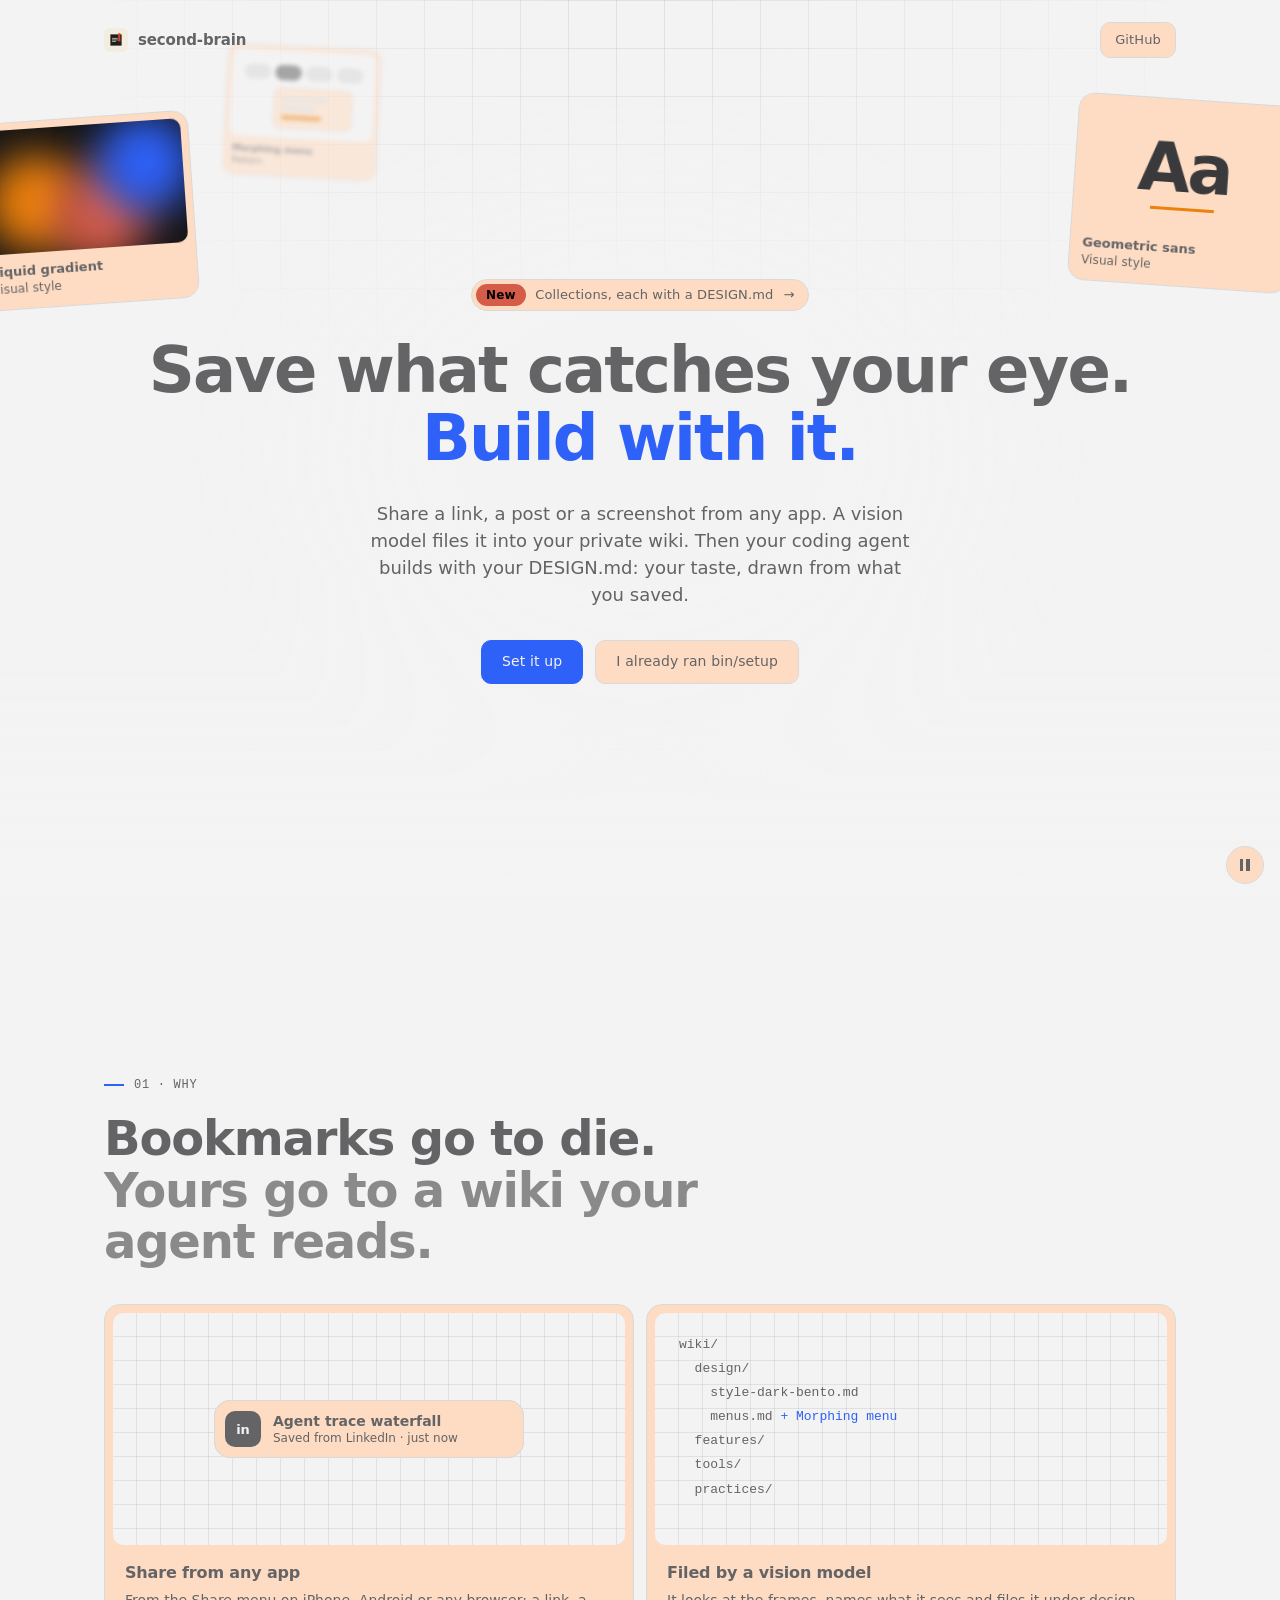
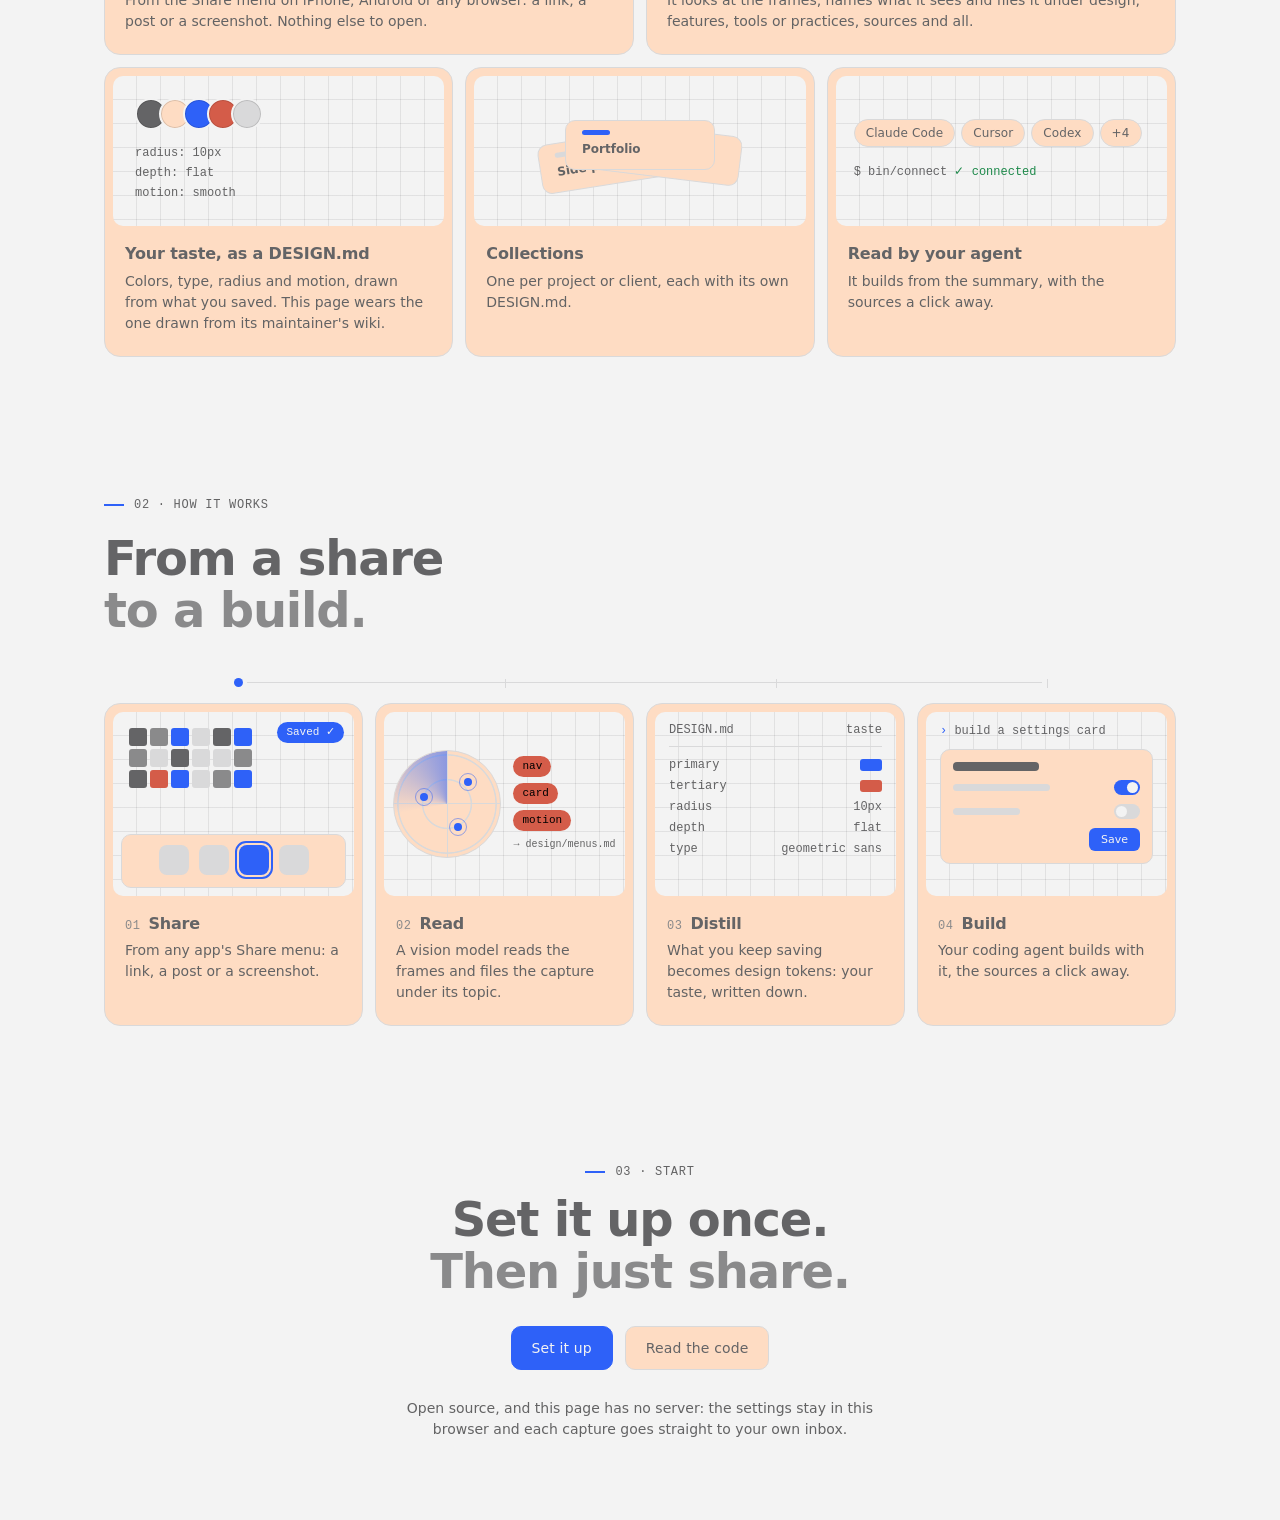
<file: web/index.html>
<!doctype html>
<html lang="en">
<head>
<meta charset="utf-8">
<meta name="viewport" content="width=device-width, initial-scale=1, viewport-fit=cover">
<meta http-equiv="Content-Security-Policy" content="default-src 'self'; connect-src 'self' https:; img-src 'self' blob: data:; script-src 'self'; style-src 'self'; base-uri 'none'; form-action 'self'">
<meta name="referrer" content="no-referrer">
<meta name="theme-color" content="#f3f3f3" media="(prefers-color-scheme: light)">
<meta name="theme-color" content="#141414" media="(prefers-color-scheme: dark)">
<meta name="color-scheme" content="light dark">
<meta name="description" content="Share a link, a post or an image from Android or any browser. A vision model files it into your private wiki.">
<title>Save to second-brain</title>
<!-- Link previews. Absolute URLs, as crawlers need: change them if you host your own copy. -->
<link rel="canonical" href="https://albegosu.github.io/second-brain/">
<meta property="og:type" content="website">
<meta property="og:site_name" content="second-brain">
<meta property="og:title" content="Save to second-brain">
<meta property="og:description" content="Share a link, a post or an image from Android or any browser. A vision model files it into your private wiki.">
<meta property="og:url" content="https://albegosu.github.io/second-brain/">
<meta property="og:image" content="https://albegosu.github.io/second-brain/icons/og.png">
<meta property="og:image:width" content="1200">
<meta property="og:image:height" content="630">
<meta property="og:image:alt" content="The second-brain capture page: save to second-brain from Android or any browser.">
<meta name="twitter:card" content="summary_large_image">
<link rel="manifest" href="manifest.webmanifest">
<link rel="icon" href="icons/icon.svg" type="image/svg+xml">
<link rel="apple-touch-icon" href="icons/icon-192.png">
<link rel="stylesheet" href="style.css">
<script src="app.js" defer></script>
</head>
<body>
<!-- The welcome's backdrop: the kind of thing people save, drifting at different depths. -->
<div class="drift" aria-hidden="true">
  <div class="cap c1"><div class="art a-gradient"><i></i><i></i><i></i></div><p>Liquid gradient<span>Visual style</span></p></div>
  <div class="cap c2"><div class="art a-menu"><i></i><i></i><i></i><i></i></div><p>Morphing menu<span>Pattern</span></p></div>
  <div class="cap c3"><div class="art a-bento"><i></i><i></i><i></i><i></i><i></i></div><p>Bento dashboard<span>Visual style</span></p></div>
  <div class="cap c4"><div class="art a-dither"></div><p>Pixel morph<span>Visual style</span></p></div>
  <div class="cap c5"><div class="art a-chart"><i></i><i></i><i></i><i></i><i></i><i></i><i></i></div><p>Latency waterfall<span>Feature</span></p></div>
  <div class="cap c6"><div class="art a-type">Aa</div><p>Geometric sans<span>Visual style</span></p></div>
  <div class="cap c7"><div class="art a-swatches"><i></i><i></i><i></i><i></i><i></i></div><p>Warm palette<span>Visual style</span></p></div>
  <div class="cap c8"><div class="art a-cmdk"><b></b><i></i><i></i><i></i></div><p>Command palette<span>Tool</span></p></div>
  <div class="cap c9"><div class="art a-radar"><i></i><b></b></div><p>Radar alerts<span>Pattern</span></p></div>
  <div class="cap c10"><div class="art a-ascii">░▒▓█▓▒░ ▒▓█▓▒ ░▒▓▒░<br>▓█▓▒░ ░▒▓█▓▒░ ▒▓█<br>░▒▓█▓▒░ ▒▓█▓▒ ░▒▓▒░</div><p>ASCII fusion<span>Visual style</span></p></div>
  <div class="cap c11"><div class="art a-gradient alt"><i></i><i></i><i></i></div><p>Aurora card<span>Visual style</span></p></div>
</div>
<button type="button" class="motion only-welcome" id="motion" aria-pressed="false" aria-label="Pause motion" title="Pause motion"></button>
<div class="bar">
  <a class="mark" href="./"><img src="icons/icon.svg" alt="" width="24" height="24"><span>second-brain</span></a>
  <div class="bar-end">
    <a class="secondary pill only-welcome" href="https://github.com/albegosu/second-brain">GitHub</a>
    <div id="footer" hidden>
      <button type="button" class="secondary pill" id="toggle-settings">Settings</button>
    </div>
  </div>
</div>
<main>
  <header>
    <a class="badge only-welcome" href="https://github.com/albegosu/second-brain#what-you-get"><b>New</b><span>Collections, each with a DESIGN.md</span></a>
    <h1 id="title" tabindex="-1">Save</h1>
    <p class="inbox" id="inbox" hidden></p>
  </header>

  <aside class="install" id="install-banner" hidden>
    <p>Install this page to save from any app's Share menu.</p>
    <button type="button" class="secondary" id="install">Install</button>
  </aside>

  <!-- A first visit: no settings yet, and the page wasn't opened to connect or to save something. -->
  <section class="welcome" id="welcome" hidden>
    <div class="hero">
      <p class="lead">Share a link, a post or a screenshot from any app. A vision model files it into your private wiki. Then your coding agent builds with your DESIGN.md: your taste, drawn from what you saved.</p>
      <div class="actions">
        <a class="primary" href="https://github.com/albegosu/second-brain#quick-start">Set it up</a>
        <button type="button" class="secondary" id="have-setup">I already ran bin/setup</button>
      </div>
    </div>

    <section class="part" aria-labelledby="why">
      <p class="eyebrow">01 · Why</p>
      <h2 class="display reveal" id="why">Bookmarks go to die. <span>Yours go to a wiki your agent reads.</span></h2>
      <div class="bento">
        <article class="cell wide reveal">
          <div class="demo toasts" aria-hidden="true">
            <div class="toast"><b class="src">X</b><p>Morphing menu<span>Saved from X · just now</span></p></div>
            <div class="toast"><b class="src">IG</b><p>Bento dashboard<span>Saved from Instagram · just now</span></p></div>
            <div class="toast"><b class="src">in</b><p>Agent trace waterfall<span>Saved from LinkedIn · just now</span></p></div>
          </div>
          <h3>Share from any app</h3>
          <p>From the Share menu on iPhone, Android or any browser: a link, a post or a screenshot. Nothing else to open.</p>
        </article>
        <article class="cell wide reveal">
          <div class="demo tree" aria-hidden="true">
            <p class="dir">wiki/</p>
            <p class="dir in1">design/</p>
            <p class="in2">style-dark-bento.md</p>
            <p class="in2 new">menus.md <span>+ Morphing menu</span></p>
            <p class="dir in1">features/</p>
            <p class="dir in1">tools/</p>
            <p class="dir in1">practices/</p>
          </div>
          <h3>Filed by a vision model</h3>
          <p>It looks at the frames, names what it sees and files it under design, features, tools or practices, sources and all.</p>
        </article>
        <article class="cell reveal">
          <div class="demo tokens" aria-hidden="true">
            <div class="swatches"><i></i><i></i><i></i><i></i><i></i></div>
            <code>radius: 10px<br>depth: flat<br>motion: smooth</code>
          </div>
          <h3>Your taste, as a DESIGN.md</h3>
          <p>Colors, type, radius and motion, drawn from what you saved. This page wears the one drawn from its maintainer's wiki.</p>
        </article>
        <article class="cell reveal">
          <div class="demo folders" aria-hidden="true">
            <span>Side project</span><span>Client work</span><span>Portfolio</span>
          </div>
          <h3>Collections</h3>
          <p>One per project or client, each with its own DESIGN.md.</p>
        </article>
        <article class="cell reveal">
          <div class="demo agents" aria-hidden="true">
            <div class="chips"><span>Claude Code</span><span>Cursor</span><span>Codex</span><span>+4</span></div>
            <code><b>$</b> bin/connect <i>✓ connected</i></code>
          </div>
          <h3>Read by your agent</h3>
          <p>It builds from the summary, with the sources a click away.</p>
        </article>
      </div>
    </section>

    <section class="part" aria-labelledby="loop">
      <p class="eyebrow">02 · How it works</p>
      <h2 class="display reveal" id="loop">From a share <span>to a build.</span></h2>
      <ol class="pipeline reveal">
        <li class="stage s1">
          <div class="scene share" aria-hidden="true">
            <div class="shot a"><i></i><i></i><i></i><i></i><i></i><i></i><i></i><i></i><i></i><i></i><i></i><i></i><i></i><i></i><i></i><i></i><i></i><i></i></div>
            <div class="sheet b"><i></i><i></i><i class="me"></i><i></i></div>
            <b class="saved d">Saved ✓</b>
          </div>
          <h3><b>01</b>Share</h3>
          <p>From any app's Share menu: a link, a post or a screenshot.</p>
        </li>
        <li class="stage s2">
          <div class="scene radar" aria-hidden="true">
            <div class="scope"><i class="sweep"></i><b class="blip a"></b><b class="blip b"></b><b class="blip c"></b></div>
            <p class="hits"><span class="a">nav</span><span class="b">card</span><span class="c">motion</span><span class="d">→ design/menus.md</span></p>
          </div>
          <h3><b>02</b>Read</h3>
          <p>A vision model reads the frames and files the capture under its topic.</p>
        </li>
        <li class="stage s3">
          <div class="scene distill" aria-hidden="true">
            <p class="file a">DESIGN.md <span>taste</span></p>
            <p class="ln b">primary <i class="sw p"></i></p>
            <p class="ln c">tertiary <i class="sw t"></i></p>
            <p class="ln d">radius <b>10px</b></p>
            <p class="ln e">depth <b>flat</b></p>
            <p class="ln e">type <b>geometric sans</b></p>
          </div>
          <h3><b>03</b>Distill</h3>
          <p>What you keep saving becomes design tokens: your taste, written down.</p>
        </li>
        <li class="stage s4">
          <div class="scene build" aria-hidden="true">
            <p class="prompt a"><b>›</b> build a settings card</p>
            <div class="ui b">
              <i></i>
              <div class="ui-row c"><i></i><b></b></div>
              <div class="ui-row d"><i class="short"></i><b class="off"></b></div>
              <span class="btn e">Save</span>
            </div>
          </div>
          <h3><b>04</b>Build</h3>
          <p>Your coding agent builds with it, the sources a click away.</p>
        </li>
      </ol>
    </section>

    <section class="part outro reveal" aria-labelledby="start">
      <p class="eyebrow">03 · Start</p>
      <h2 class="display" id="start">Set it up once. <span>Then just share.</span></h2>
      <div class="actions">
        <a class="primary" href="https://github.com/albegosu/second-brain#quick-start">Set it up</a>
        <a class="secondary" href="https://github.com/albegosu/second-brain">Read the code</a>
      </div>
      <p class="muted">Open source, and this page has no server: the settings stay in this browser and each capture goes straight to your own inbox.</p>
    </section>
  </section>

  <form id="capture" novalidate hidden>
    <section class="shared" id="shared" hidden>
      <p class="kind">Image</p>
      <img id="preview" alt="The image you're about to save">
      <button type="button" class="link" id="drop-image">Use a link instead</button>
    </section>

    <div class="link-input" id="link-input">
      <label class="field">
        <span>Link</span>
        <input id="url" type="url" inputmode="url" placeholder="https://…" autocomplete="off" spellcheck="false">
      </label>
      <p class="muted">Or <label class="link" for="file">choose an image</label>, paste one or drop it here.</p>
      <input id="file" type="file" accept="image/*" hidden>
    </div>

    <fieldset class="intents">
      <legend>What caught your eye?</legend>
      <div class="options" id="intents"></div>
    </fieldset>

    <label class="field">
      <span>Note</span>
      <textarea id="note" rows="3" placeholder="What do you want from this? For Idea to grow, the thought it gave you (optional)"></textarea>
    </label>
    <p class="muted" id="grow-hint" hidden>Without a note nothing is planted in hypar.</p>

    <button type="submit" class="primary" id="send" aria-busy="false"><span class="dots" aria-hidden="true"><i></i><i></i><i></i></span><span id="send-label">Save to second-brain</span></button>
    <p class="status" id="status" role="status" aria-live="polite"></p>

    <div class="queue" id="queue" hidden>
      <p><span id="queue-count" role="status" aria-live="polite"></span> <span class="muted">It's kept on this device and retried when you're back online or open this page again.</span></p>
      <button type="button" class="secondary" id="retry" aria-busy="false">Retry now</button>
    </div>
  </form>

  <form id="settings" novalidate hidden>
    <p>Connect this device to your inbox: scan the QR code <code>bin/setup</code> printed, or paste its link here. The settings stay in this browser.</p>
    <label class="field">
      <span>Setup link</span>
      <input id="s-link" type="text" placeholder="Paste the link bin/setup printed" autocomplete="off" spellcheck="false">
    </label>
    <fieldset class="intents">
      <legend>Or fill in your inbox</legend>
      <div class="options">
        <label><input type="radio" name="kind" value="github" checked><span>GitHub</span></label>
        <label><input type="radio" name="kind" value="supabase"><span>Supabase</span></label>
      </div>
    </fieldset>
    <div class="group" id="github-fields">
      <label class="field">
        <span>Inbox repository</span>
        <input id="s-repo" type="text" placeholder="you/second-brain-wiki-inbox" autocomplete="off" spellcheck="false" autocapitalize="off">
      </label>
      <label class="field">
        <span>Capture token</span>
        <input id="s-gh-token" type="password" placeholder="github_pat_…" autocomplete="off" spellcheck="false">
      </label>
    </div>
    <div class="group" id="supabase-fields" hidden>
    <label class="field">
      <span>Supabase project URL</span>
      <input id="s-url" type="url" inputmode="url" placeholder="https://xxxx.supabase.co" autocomplete="off" spellcheck="false">
    </label>
    <label class="field">
      <span>Publishable key</span>
      <input id="s-key" type="text" autocomplete="off" spellcheck="false">
    </label>
    <label class="field">
      <span>Capture token</span>
      <input id="s-token" type="password" autocomplete="off" spellcheck="false">
    </label>
    </div>
    <button type="submit" class="primary">Save settings</button>
    <p class="status" id="s-status" role="status" aria-live="polite"></p>

    <section id="extras" hidden>
      <h2>On Android</h2>
      <p class="muted">Install it from Chrome's menu (⋮ → Install app, or Add to Home screen). It then shows up when you share from any app.</p>

      <h2>On a computer</h2>
      <p>Drag this to your bookmarks bar: <a class="chip" id="bookmarklet" href="#">Save to second-brain</a></p>
      <p class="muted">Click it on any page to save that page.</p>

      <h2>On another device</h2>
      <button type="button" class="secondary" id="copy-link">Copy setup link</button>
      <p class="muted">Open the link on the other device to connect it. It holds your capture token: keep it private.</p>

      <p><button type="button" class="link" id="forget">Forget these settings</button></p>
    </section>
  </form>

</main>
</body>
</html>
</file>
<file: web/style.css>
/* The capture page, worn in a taste second-brain drew from a real wiki: the
   DESIGN.md pair ("Taste" and "Taste (dark)") generated from its maintainer's 133
   design captures. That fixes the voice: a geometric sans at 600 for headlines,
   10px corners on controls and 16px on cards, round chips, comfortable spacing,
   flat layers told apart by a surface step and a 1px outline (no shadows), and
   smooth motion that never bounces. The texture comes from the same wiki's taste
   notes: high-contrast grids, micrographic labels and a radar.

   The welcome is a landing page: saved things drifting at different depths around
   the title, a bento of what it does, and the loop from a share to a build drawn in
   these tokens. The capture and settings forms sit in one card.

   Tokens are the DESIGN.md's, light in :root and dark below. Two are derived here:
   muted (small muted text) and quiet (the second, softer line of a big heading),
   because the measured secondary sits next to on-surface (light: #636364 against
   #646466; dark: #e3e3e3 against #fcfcfc) and wouldn't read as softer.

   WCAG contrast, light: on-surface 5.3:1 on neutral and 4.6:1 on surface, muted
   (= secondary) 5.4:1 and 4.6:1, quiet 3.1:1 (large text only), on-primary 4.5:1
   on primary, on-tertiary 5.4:1, focus ring (primary) 4.5:1 and 3.9:1. Dark:
   on-surface 18.0:1 and 15.9:1, muted 5.5:1 and 4.8:1, quiet 3.6:1 (large text
   only), on-primary 6.8:1, on-tertiary 6.6:1, focus ring 6.8:1. Field edges are a
   hairline over a fill, below 3:1; the focus ring is not. */
:root {
  --primary: #2e61f8;
  --on-primary: #f3f3f3;
  --secondary: #636364;
  --tertiary: #d45c49;
  --on-tertiary: #000000;
  --neutral: #f3f3f3;
  --surface: #fedcc3;
  --on-surface: #646466;
  --outline: #d9d9da;
  --muted: #636364;
  --quiet: #8a8a8b;
  --raised: #e8e8e9;
  --panel: var(--surface);  /* resolved here, so a card that redefines --surface keeps it */
  --ok: #1f8a4c;
  --danger: #d45c49;
  --on-danger: #000000;
  --grid: rgb(100 100 102 / 0.13);
  /* Only inside the drawn pictures of saved things: the taste's accent hues
     (orange, blue, red, cyan), the same in both themes, as a screenshot would be. */
  --ink: #141414;
  --ink-cell: #262626;
  --hot: #ec810c;
  --blue: #2e61f8;
  --red: #d45c49;
  --cyan: #26b5c4;
  --green: #3fbf74;
  --sans: "DM Sans", "Avenir Next", Futura, ui-sans-serif, system-ui, sans-serif;
  --mono: "DM Mono", ui-monospace, Menlo, Consolas, monospace;
  --ease: cubic-bezier(0.25, 0.6, 0.3, 1);  /* smooth: a long, soft ease-out */
  color-scheme: light dark;
}

@media (prefers-color-scheme: dark) {
  :root {
    --primary: #ec810c;
    --on-primary: #141414;
    --secondary: #e3e3e3;
    --tertiary: #2450cc;
    --on-tertiary: #fcfcfc;
    --neutral: #141414;
    --surface: #202020;
    --on-surface: #fcfcfc;
    --outline: #333333;
    --muted: #8c8c8c;
    --quiet: #6e6e6e;
    --raised: #2a2a2a;
    --ok: #4ade80;
    --danger: #e5533d;
    --on-danger: #141414;
    --grid: rgb(255 255 255 / 0.07);
  }
}

* { box-sizing: border-box; }
[hidden] { display: none !important; }

html { -webkit-text-size-adjust: 100%; }
body {
  margin: 0;
  background: var(--neutral);
  color: var(--on-surface);
  font: 400 16px/1.5 var(--sans);
  -webkit-font-smoothing: antialiased;
}

main {
  max-width: 36rem;
  margin: 0 auto;
  padding: 8px 24px max(56px, env(safe-area-inset-bottom));
}

/* A fine grid behind the top of every screen, fading out. */
body::before {
  content: "";
  position: absolute;
  inset: 0 0 auto;
  z-index: -1;
  height: min(80vh, 640px);
  background:
    linear-gradient(var(--grid) 1px, transparent 1px) 50% 0 / 48px 48px,
    linear-gradient(90deg, var(--grid) 1px, transparent 1px) 50% 0 / 48px 48px;
  -webkit-mask-image: radial-gradient(ellipse 60% 100% at 50% 0, #000, transparent 75%);
  mask-image: radial-gradient(ellipse 60% 100% at 50% 0, #000, transparent 75%);
  pointer-events: none;
}

/* --- The top bar: the mark, and what to do next ------------------------------ */

.bar {
  display: flex;
  align-items: center;
  justify-content: space-between;
  gap: 12px;
  max-width: 70rem;
  margin: 0 auto;
  padding: max(16px, env(safe-area-inset-top)) 24px 0;
  min-height: 64px;
}
.mark {
  display: inline-flex;
  align-items: center;
  gap: 10px;
  color: var(--on-surface);
  font: 600 15px/1 var(--sans);
  letter-spacing: -0.01em;
  text-decoration: none;
}
.mark img { display: block; width: 24px; height: 24px; border-radius: 6px; }
.bar-end { display: flex; align-items: center; gap: 8px; }
body:not([data-screen="welcome"]) .only-welcome { display: none; }

/* --- Titles ------------------------------------------------------------------ */

main > header { margin: 40px 0 32px; text-align: center; }
h1 {
  margin: 0;
  font: 600 clamp(30px, 6vw, 36px)/1.1 var(--sans);
  letter-spacing: -0.02em;
}
h1:focus { outline: none; }  /* focused only to move a screen reader to the new screen */
h1 em { display: block; color: var(--primary); font-style: normal; }  /* the welcome's second line */
h2 { margin: 36px 0 12px; color: var(--muted); font: 500 13px/1.2 var(--sans); letter-spacing: 0.01em; }
p { margin: 0; }
code { font: 0.9em var(--mono); }

/* Under the title on the capture screen: where captures from this device go. */
.inbox {
  display: inline-block;
  max-width: 100%;
  margin: 14px 0 0;
  padding: 6px 12px 6px 10px;
  overflow: hidden;
  border: 1px solid var(--outline);
  border-radius: 9999px;
  color: var(--muted);
  font: 12px/1.2 var(--mono);
  white-space: nowrap;
  text-overflow: ellipsis;
  vertical-align: top;
}
.inbox::before {
  content: "";
  display: inline-block;
  width: 7px;
  height: 7px;
  margin: 0 8px 1px 0;
  border-radius: 50%;
  background: var(--ok);
}

/* Capture and settings: one card, the fields set into it. */
#capture, #settings {
  --surface: var(--neutral);  /* what's filled inside the card is the page color */
  padding: 24px;
  border: 1px solid var(--outline);
  border-radius: 16px;
  background: var(--panel);
}

/* --- Fields ------------------------------------------------------------------ */

form { display: grid; gap: 28px; }
.field { display: grid; gap: 8px; }
.field > span, legend { color: var(--muted); font: 500 13px/1.2 var(--sans); letter-spacing: 0.01em; }
.link-input { display: grid; gap: 14px; }
.group { display: grid; gap: 20px; }

input[type="url"], input[type="text"], input[type="password"], textarea {
  width: 100%;
  min-height: 44px;
  padding: 10px 14px;
  border: 1px solid var(--outline);
  border-radius: 10px;
  background: var(--surface);
  color: var(--on-surface);
  font: 400 16px/1.5 var(--sans);
  transition: border-color 160ms ease-out;
}
input:hover, textarea:hover { border-color: var(--quiet); }
textarea { min-height: 104px; padding: 12px 14px; resize: vertical; }
::placeholder { color: var(--muted); opacity: 1; }

/* The link: the one thing this page asks for, with a link icon. */
.link-input .field { position: relative; }
.link-input .field > span {  /* still the input's label, for a screen reader */
  position: absolute;
  width: 1px;
  height: 1px;
  overflow: hidden;
  clip-path: inset(50%);
  white-space: nowrap;
}
.link-input input[type="url"] { min-height: 52px; padding: 0 16px 0 46px; }
.link-input .field::before {
  content: "";
  position: absolute;
  left: 16px;
  top: 50%;
  width: 18px;
  height: 18px;
  transform: translateY(-50%);
  background: var(--muted);
  -webkit-mask: url("data:image/svg+xml,%3Csvg xmlns='http://www.w3.org/2000/svg' viewBox='0 0 24 24' fill='none' stroke='black' stroke-width='2' stroke-linecap='round' stroke-linejoin='round'%3E%3Cpath d='M10 13a5 5 0 0 0 7.07 0l3-3a5 5 0 0 0-7.07-7.07l-1.5 1.5'/%3E%3Cpath d='M14 11a5 5 0 0 0-7.07 0l-3 3a5 5 0 0 0 7.07 7.07l1.5-1.5'/%3E%3C/svg%3E") center / contain no-repeat;
  mask: url("data:image/svg+xml,%3Csvg xmlns='http://www.w3.org/2000/svg' viewBox='0 0 24 24' fill='none' stroke='black' stroke-width='2' stroke-linecap='round' stroke-linejoin='round'%3E%3Cpath d='M10 13a5 5 0 0 0 7.07 0l3-3a5 5 0 0 0-7.07-7.07l-1.5 1.5'/%3E%3Cpath d='M14 11a5 5 0 0 0-7.07 0l-3 3a5 5 0 0 0 7.07 7.07l1.5-1.5'/%3E%3C/svg%3E") center / contain no-repeat;
  pointer-events: none;
}
.link-input .muted { text-align: center; }

/* --- Choices: what caught your eye, and the kind of inbox -------------------- */

fieldset { margin: 0; padding: 0; border: 0; min-width: 0; }
legend { padding: 0; margin-bottom: 12px; }
.options { display: flex; flex-wrap: wrap; gap: 8px; }
.options label { display: flex; cursor: pointer; }
.options input { position: absolute; opacity: 0; pointer-events: none; }
.options span {
  display: flex;
  align-items: center;
  min-height: 40px;  /* a thumb-sized target */
  padding: 0 16px;
  border: 1px solid var(--outline);
  border-radius: 9999px;
  background: var(--surface);
  font: 500 14px/1.2 var(--sans);
  letter-spacing: 0.01em;
  transition: background-color 160ms ease-out, border-color 160ms ease-out, color 160ms ease-out;
}
.options label:hover span { border-color: var(--quiet); }
.options input:checked + span { background: var(--primary); border-color: var(--primary); color: var(--on-primary); }

/* --- Buttons and links ------------------------------------------------------- */

button { font: 500 14px/1.2 var(--sans); cursor: pointer; }
.primary, .secondary {
  display: inline-flex;
  align-items: center;
  justify-content: center;
  gap: 12px;
  min-height: 44px;
  padding: 0 20px;
  border-radius: 10px;
  font: 500 14px/1.2 var(--sans);
  letter-spacing: 0.01em;
  text-decoration: none;
  transition: background-color 160ms ease-out, border-color 160ms ease-out, opacity 160ms ease-out;
}
.primary { border: 1px solid var(--primary); background: var(--primary); color: var(--on-primary); }
.primary:hover { opacity: 0.9; }
.primary:disabled { opacity: 0.6; cursor: progress; }
.secondary { border: 1px solid var(--outline); background: var(--surface); color: var(--on-surface); justify-self: start; }
.secondary:hover { border-color: var(--quiet); }
.secondary:disabled { cursor: progress; }
.pill { min-height: 36px; padding: 0 14px; font-size: 13px; justify-self: auto; }
form .primary { min-height: 48px; font-size: 15px; }
.link {
  padding: 0;
  border: 0;
  background: none;
  color: var(--on-surface);
  font: inherit;
  text-decoration: underline;
  text-decoration-color: var(--quiet);
  text-underline-offset: 3px;
  cursor: pointer;
}
.link:hover { text-decoration-color: currentColor; }
.chip {
  display: inline-block;
  padding: 6px 12px;
  border-radius: 9999px;
  background: var(--tertiary);
  color: var(--on-tertiary);
  font: 500 12px/1.2 var(--sans);
  letter-spacing: 0.01em;
  text-decoration: none;
  cursor: grab;
}

:focus-visible, .options input:focus-visible + span { outline: 2px solid var(--primary); outline-offset: 2px; }

/* Sending: the button stays solid and three dots pulse in turn. */
.primary[aria-busy="true"] { opacity: 1; }
.dots { display: none; gap: 4px; }
[aria-busy="true"] > .dots { display: inline-flex; }
.dots i { width: 6px; height: 6px; border-radius: 50%; background: currentColor; animation: pulse 900ms ease-in-out infinite; }
.dots i:nth-child(2) { animation-delay: 150ms; }
.dots i:nth-child(3) { animation-delay: 300ms; }
@keyframes pulse { 0%, 70%, 100% { opacity: 0.25; } 35% { opacity: 1; } }

/* --- Welcome: the first screen ------------------------------------------------ */

[data-screen="welcome"] main { max-width: 70rem; }
/* The first screen fills the viewport, words a little above the middle, so the
   drift behind it (one viewport tall) never reaches the sections below. 440px is
   about the bar plus the words on a desktop. */
[data-screen="welcome"] { --hero-pad: max(64px, (100svh - 440px) / 2); }
[data-screen="welcome"] main > header { margin: calc(var(--hero-pad) * 0.9) 0 28px; }
[data-screen="welcome"] h1 { font-size: clamp(40px, 7.4vw, 64px); line-height: 1.05; letter-spacing: -0.03em; }
.welcome { display: grid; gap: clamp(88px, 11vw, 140px); }
.hero { display: grid; justify-items: center; gap: 32px; padding-bottom: calc(var(--hero-pad) * 1.1); text-align: center; }
.lead { max-width: 34rem; color: var(--muted); font: 400 18px/1.5 var(--sans); }
.actions { display: flex; flex-wrap: wrap; justify-content: center; gap: 12px; }

/* The words come in first, a beat apart. */
[data-screen="welcome"] main > header > *, .hero > * { animation: rise-in 800ms var(--ease) both; }
[data-screen="welcome"] main > header > h1 { animation-delay: 80ms; }
.hero .lead { animation-delay: 180ms; }
.hero .actions { animation-delay: 280ms; }
@keyframes rise-in { from { opacity: 0; translate: 0 12px; } }

/* What's new, above the title, with the DESIGN.md's chip. */
.badge {
  display: inline-flex;
  align-items: center;
  gap: 10px;
  max-width: 100%;
  margin-bottom: 26px;
  padding: 4px 14px 4px 4px;
  border: 1px solid var(--outline);
  border-radius: 9999px;
  background: var(--surface);
  color: var(--muted);
  font: 500 13px/1.2 var(--sans);
  letter-spacing: 0.01em;
  text-decoration: none;
  transition: border-color 160ms ease-out, color 160ms ease-out;
}
.badge b { flex: none; padding: 4px 10px; border-radius: 9999px; background: var(--tertiary); color: var(--on-tertiary); font-size: 12px; font-weight: 600; }
.badge span { min-width: 0; overflow: hidden; white-space: nowrap; text-overflow: ellipsis; }
.badge::after { content: "→"; color: var(--on-surface); transition: translate 200ms var(--ease); }
.badge:hover { border-color: var(--quiet); color: var(--on-surface); }
.badge:hover::after { translate: 3px 0; }

/* Micrographic labels over each section: a number, a name and a short rule. */
.eyebrow {
  display: flex;
  align-items: center;
  gap: 10px;
  margin: 0 0 -16px;
  color: var(--muted);
  font: 500 12px/1 var(--mono);
  letter-spacing: 0.06em;
  text-transform: uppercase;
}
.eyebrow::before { content: ""; width: 20px; height: 2px; background: var(--primary); }

/* --- The drift: saved things floating around the title ------------------------
   Near cards are large and sharp, far ones small, faint and out of focus: depth
   without a shadow. The middle is kept clear for the words, and the field fades
   into the page below. */

.drift {
  position: absolute;
  inset: 0 0 auto;
  z-index: -1;
  height: max(100svh, 640px);
  overflow: hidden;
  pointer-events: none;
}
body:not([data-screen="welcome"]) .drift { display: none; }
.drift::after {
  content: "";
  position: absolute;
  inset: 0;
  background:
    radial-gradient(ellipse 36% 40% at 50% 50%, var(--neutral) 40%, transparent),
    linear-gradient(to bottom, transparent 64%, var(--neutral));
}
.cap {
  --s: 1; --b: 0px; --o: 1; --r: 0deg; --d: 10s; --fx: 6px; --fy: -16px; --in: 0ms;
  position: absolute;
  width: 220px;
  padding: 7px 7px 12px;
  border: 1px solid var(--outline);
  border-radius: 16px;
  background: var(--surface);
  scale: var(--s);
  rotate: var(--r);
  opacity: var(--o);
  filter: blur(var(--b));
  animation: cap-in 1400ms var(--ease) var(--in) both, float var(--d) ease-in-out infinite alternate;
}
.cap p { margin: 10px 5px 0; font: 600 13px/1.25 var(--sans); text-align: left; }
.cap p span { display: block; margin-top: 2px; color: var(--muted); font-size: 12px; font-weight: 500; letter-spacing: 0.01em; }
@keyframes cap-in { from { opacity: 0; translate: 0 24px; } }
@keyframes float { from { translate: 0 0; } to { translate: var(--fx) var(--fy); } }

.c1  { left: -2%;  top: 13%; --r: -4deg; --d: 11s; --fy: -18px; }
.c2  { left: 15%;  top: 2%;  --s: 0.7;  --b: 3px;   --o: 0.55; --r: 3deg;  --d: 13s; --in: 200ms; }
.c3  { left: 2%;   top: 50%; --s: 1.04; --r: 2deg;  --d: 10s; --fy: 16px; --in: 120ms; }
.c4  { left: 18%;  top: 73%; --s: 0.8;  --b: 1.5px; --o: 0.75; --r: -3deg; --d: 12s; --in: 260ms; }
.c5  { left: -4%;  top: 84%; --s: 0.68; --b: 4px;   --o: 0.45; --d: 14s; --in: 340ms; }
.c6  { right: -1%; top: 11%; --r: 4deg;  --d: 10.5s; --fx: -8px; --in: 60ms; }
.c7  { right: 17%; top: 2%;  --s: 0.68; --b: 3.5px; --o: 0.5;  --r: -2deg; --d: 13.5s; --in: 220ms; }
.c8  { right: 4%;  top: 49%; --s: 1.02; --r: -3deg; --d: 9.5s; --fy: 14px; --in: 160ms; }
.c9  { right: 19%; top: 75%; --s: 0.78; --b: 1.5px; --o: 0.75; --r: 3deg;  --d: 12.5s; --in: 300ms; }
.c10 { left: 41%;  top: 90%; --s: 0.66; --b: 4px;   --o: 0.4;  --d: 15s; --in: 380ms; }
.c11 { left: 45%;  top: -9%; --s: 0.6;  --b: 5px;   --o: 0.35; --d: 16s; --in: 400ms; }

/* Each card's picture, drawn in CSS: the kinds of things people save. */
.art { position: relative; height: 124px; overflow: hidden; border-radius: 10px; background: var(--neutral); }
.art i, .art b { display: block; }

.a-gradient { background: var(--ink); }
.a-gradient i { position: absolute; width: 96px; height: 96px; border-radius: 50%; filter: blur(20px); animation: blob 7s ease-in-out infinite alternate; }
.a-gradient i:nth-child(1) { left: 6px; top: 26px; background: var(--hot); }
.a-gradient i:nth-child(2) { left: 70px; top: 44px; background: var(--red); animation-delay: -2s; }
.a-gradient i:nth-child(3) { left: 118px; top: -6px; background: var(--blue); animation-delay: -4s; }
.a-gradient.alt i:nth-child(1) { background: var(--cyan); }
.a-gradient.alt i:nth-child(2) { background: var(--blue); }
.a-gradient.alt i:nth-child(3) { background: var(--hot); }
@keyframes blob { to { translate: 26px -14px; scale: 1.2; } }

.a-menu { display: flex; justify-content: center; gap: 6px; padding-top: 20px; }
.a-menu i { width: 38px; height: 22px; border-radius: 9999px; background: var(--outline); }
.a-menu i:nth-child(2) { background: var(--on-surface); }
.a-menu::after {
  content: "";
  position: absolute;
  left: 60px;
  top: 52px;
  width: 112px;
  height: 58px;
  border: 1px solid var(--outline);
  border-radius: 10px;
  background:
    linear-gradient(var(--outline) 0 0) 12px 13px / 64px 6px no-repeat,
    linear-gradient(var(--outline) 0 0) 12px 26px / 46px 6px no-repeat,
    linear-gradient(var(--hot) 0 0) 12px 39px / 56px 6px no-repeat,
    var(--surface);
  transform-origin: 30% 0;
  animation: menu 3.2s var(--ease) infinite;
}
@keyframes menu { 0%, 8% { opacity: 0; scale: 0.6 0.3; } 24%, 78% { opacity: 1; scale: 1; } 92%, 100% { opacity: 0; scale: 0.6 0.3; } }

.a-bento { display: grid; grid-template: 1fr 1fr / 1.6fr 1fr 1fr; gap: 5px; padding: 7px; background: var(--ink); }
.a-bento i { border-radius: 6px; background: var(--ink-cell); }
.a-bento i:nth-child(1) { grid-row: span 2; background: linear-gradient(160deg, var(--blue), #2450cc); }
.a-bento i:nth-child(2) { background: linear-gradient(var(--cyan) 0 0) 8px 70% / 40% 5px no-repeat, var(--ink-cell); }
.a-bento i:nth-child(4) { grid-column: span 2; background: linear-gradient(90deg, var(--hot) 0 62%, transparent 0) 8px 50% / calc(100% - 16px) 6px no-repeat, var(--ink-cell); }

/* A pixel picture that keeps rearranging: the taste's "pixel-morph". */
.a-dither { background: #f3f3f3; }
.a-dither::before {
  content: "";
  position: absolute;
  inset: 0;
  background:
    conic-gradient(var(--ink) 25%, transparent 0 50%, var(--ink) 0 75%, transparent 0) 0 0 / 12px 12px;
  -webkit-mask: radial-gradient(closest-side, #000, transparent) 0 0 / 70% 150% no-repeat;
  mask: radial-gradient(closest-side, #000, transparent) 0 0 / 70% 150% no-repeat;
  animation: dither 6s ease-in-out infinite alternate;
}
@keyframes dither { to { -webkit-mask-position: 100% 100%; mask-position: 100% 100%; } }

.a-chart { display: grid; align-content: center; gap: 6px; padding: 12px 14px; background: var(--ink); }
.a-chart i { height: 8px; border-radius: 4px; background: var(--blue); }
.a-chart i:nth-child(1) { width: 34%; }
.a-chart i:nth-child(2) { width: 22%; margin-left: 30%; background: var(--cyan); }
.a-chart i:nth-child(3) { width: 44%; margin-left: 50%; }
.a-chart i:nth-child(4) { width: 18%; margin-left: 12%; background: var(--green); }
.a-chart i:nth-child(5) { width: 30%; margin-left: 28%; }
.a-chart i:nth-child(6) { width: 16%; margin-left: 60%; background: var(--hot); }
.a-chart i:nth-child(7) { width: 26%; margin-left: 70%; background: var(--red); }

.a-type { display: grid; place-items: center; background: #fedcc3; color: #3a3a3c; font: 600 68px/1 var(--sans); letter-spacing: -0.04em; }
.a-type::after { content: ""; position: absolute; left: 50%; bottom: 20px; width: 64px; height: 3px; translate: -50% 0; background: var(--hot); }

.a-swatches { display: flex; }
.a-swatches i { flex: 1; }
.a-swatches i:nth-child(1) { background: #f3f3f3; }
.a-swatches i:nth-child(2) { background: #fedcc3; }
.a-swatches i:nth-child(3) { background: #ec810c; }
.a-swatches i:nth-child(4) { background: #d45c49; }
.a-swatches i:nth-child(5) { background: #2450cc; }

.a-cmdk { display: grid; align-content: start; gap: 6px; padding: 12px; background: var(--ink); }
.a-cmdk b { height: 26px; margin-bottom: 4px; border: 1px solid #333; border-radius: 6px; background: linear-gradient(#5a5a5a 0 0) 10px 50% / 40% 6px no-repeat, #1e1e1e; }
.a-cmdk i { height: 20px; border-radius: 6px; background: linear-gradient(#3a3a3a 0 0) 10px 50% / 55% 6px no-repeat; }
.a-cmdk::after {
  content: "";
  position: absolute;
  left: 12px;
  right: 12px;
  top: 48px;
  height: 20px;
  border-radius: 6px;
  background: rgb(236 129 12 / 0.28);
  animation: pick 3.6s var(--ease) infinite;
}
@keyframes pick { 0%, 28% { translate: 0 0; } 34%, 62% { translate: 0 26px; } 68%, 94% { translate: 0 52px; } 100% { translate: 0 0; } }

/* A radar watching over something: the taste's "radar-style alerting". */
.a-radar { display: grid; place-items: center; background: var(--ink); }
.a-radar i {
  position: relative;
  width: 104px;
  height: 104px;
  overflow: hidden;
  border: 1px solid #3a3a3a;
  border-radius: 50%;
  background:
    linear-gradient(#2c2c2c 0 0) 50% 0 / 1px 100% no-repeat,
    linear-gradient(#2c2c2c 0 0) 0 50% / 100% 1px no-repeat,
    radial-gradient(circle, transparent 30%, #2c2c2c 31% 32%, transparent 33% 62%, #2c2c2c 63% 64%, transparent 65%);
}
.a-radar i::after { content: ""; position: absolute; inset: 0; background: conic-gradient(transparent 75%, rgb(74 222 128 / 0.55)); animation: spin 2.8s linear infinite; }
.a-radar b { position: absolute; left: 58%; top: 34%; width: 7px; height: 7px; border-radius: 50%; background: var(--green); }
@keyframes spin { to { rotate: 1turn; } }

.a-ascii { display: grid; place-content: center; background: var(--ink); color: #f3f3f3; font: 11px/1.45 var(--mono); white-space: nowrap; }
.a-ascii::after { content: ""; position: absolute; inset: 0; background: linear-gradient(110deg, var(--hot), var(--red) 55%, var(--blue)); mix-blend-mode: multiply; }

/* Pause: the drift and the demos below move on their own (WCAG 2.2.2). */
.motion {
  position: fixed;
  right: max(16px, env(safe-area-inset-right));
  bottom: max(16px, env(safe-area-inset-bottom));
  z-index: 2;
  display: grid;
  place-items: center;
  width: 38px;
  height: 38px;
  padding: 0;
  border: 1px solid var(--outline);
  border-radius: 50%;
  background: var(--surface);
  color: var(--on-surface);
}
.motion:hover { border-color: var(--quiet); }
.motion::before { content: ""; width: 10px; height: 12px; background: linear-gradient(90deg, currentColor 0 35%, transparent 0 65%, currentColor 0); }
.motion[aria-pressed="true"]::before { width: 11px; background: currentColor; clip-path: polygon(10% 0, 100% 50%, 10% 100%); }
.still :is(.drift, .demo, .pipeline) :is(*, ::before, ::after), .still .pipeline::after { animation-play-state: paused !important; }
.still .cap { animation-play-state: running, paused !important; }

/* --- Welcome: what it does, in a bento ------------------------------------- */

.part { position: relative; display: grid; gap: 36px; }
.display {
  max-width: 44rem;
  margin: 0;
  color: var(--on-surface);
  font: 600 clamp(30px, 4.6vw, 48px)/1.08 var(--sans);
  letter-spacing: -0.025em;
}
.display span { display: block; color: var(--quiet); }

.bento { display: grid; grid-template-columns: repeat(6, minmax(0, 1fr)); gap: 12px; }
.cell {
  grid-column: span 2;
  display: flex;
  flex-direction: column;
  padding: 8px 8px 22px;
  border: 1px solid var(--outline);
  border-radius: 16px;
  background: var(--surface);
  transition: border-color 200ms ease-out;
}
.cell.wide { grid-column: span 3; }
.cell:hover { border-color: var(--quiet); }
.cell h3, .stage h3 { margin: 18px 12px 6px; font: 600 16px/1.3 var(--sans); letter-spacing: -0.01em; }
.cell > p, .stage > p { margin: 0 12px; color: var(--muted); font-size: 14px; line-height: 1.5; }
/* A demo sits on the page color, over the same fine grid as the page's top. */
.demo, .scene {
  position: relative;
  overflow: hidden;
  border-radius: 10px;
  background:
    linear-gradient(var(--grid) 1px, transparent 1px) -1px -1px / 24px 24px,
    linear-gradient(90deg, var(--grid) 1px, transparent 1px) -1px -1px / 24px 24px,
    var(--neutral);
}
.demo { height: 150px; }
.wide .demo { height: 232px; }
.demo code, .scene code { font: 12px/1.65 var(--mono); }

/* Shared from three apps: each notice comes in front, then steps back. */
.toasts { display: grid; place-items: center; }
.toast {
  grid-area: 1 / 1;
  display: flex;
  align-items: center;
  gap: 12px;
  width: min(310px, 86%);
  padding: 10px 16px 10px 10px;
  border: 1px solid var(--outline);
  border-radius: 16px;
  background: var(--surface);
  animation: stack 9s var(--ease) infinite;
}
.toast:nth-child(1) { animation-delay: -1s; }
.toast:nth-child(2) { animation-delay: -4s; }
.toast:nth-child(3) { animation-delay: -7s; }
.toast p { min-width: 0; margin: 0; overflow: hidden; font: 600 14px/1.3 var(--sans); white-space: nowrap; text-overflow: ellipsis; }
.toast p span { display: block; color: var(--muted); font-size: 12px; font-weight: 400; }
.src { display: grid; flex: none; place-items: center; width: 36px; height: 36px; border-radius: 10px; background: var(--on-surface); color: var(--neutral); font: 600 13px/1 var(--sans); }
@keyframes stack {
  0% { z-index: 3; opacity: 0; translate: 0 44px; scale: 1; }
  8%, 33% { z-index: 3; opacity: 1; translate: 0 0; scale: 1; }
  41%, 66% { z-index: 2; opacity: 0.7; translate: 0 -15px; scale: 0.94; }
  74%, 92% { z-index: 1; opacity: 0.35; translate: 0 -30px; scale: 0.88; }
  100% { z-index: 1; opacity: 0; translate: 0 -38px; scale: 0.84; }
}

/* Filed: the new capture lands in its topic page. */
.tree { padding: 20px 24px; color: var(--muted); font: 13px/1.85 var(--mono); }
.tree p { width: fit-content; margin: 0; white-space: nowrap; }
.tree .dir { color: var(--on-surface); }
.tree .in1 { padding-left: 2ch; }
.tree .in2 { padding-left: 4ch; }
.tree .new { margin-left: 3ch; padding: 0 1ch; border-radius: 6px; color: var(--on-surface); animation: filed 4.8s ease-out infinite; }
.tree .new span { color: var(--primary); }
@keyframes filed {
  0%, 10% { opacity: 0; translate: -14px 0; background: transparent; }
  22% { opacity: 1; translate: 0 0; background: color-mix(in srgb, var(--primary) 22%, transparent); }
  70%, 100% { opacity: 1; translate: 0 0; background: color-mix(in srgb, var(--primary) 8%, transparent); }
}

/* The taste as tokens: these swatches are this page's own. */
.tokens { display: grid; align-content: center; justify-items: start; gap: 14px; padding: 0 22px; }
.swatches { display: flex; }
.swatches i { width: 32px; height: 32px; margin-left: -8px; border: 2px solid var(--neutral); border-radius: 50%; box-shadow: inset 0 0 0 1px rgb(0 0 0 / 0.14); animation: pop 4s ease-in-out infinite; }
.swatches i:first-child { margin-left: 0; background: var(--on-surface); }
.swatches i:nth-child(2) { background: var(--surface); animation-delay: 120ms; }
.swatches i:nth-child(3) { background: var(--primary); animation-delay: 240ms; }
.swatches i:nth-child(4) { background: var(--tertiary); animation-delay: 360ms; }
.swatches i:nth-child(5) { background: var(--outline); animation-delay: 480ms; }
.tokens code { color: var(--muted); }
@keyframes pop { 0%, 64%, 100% { translate: 0 0; } 72% { translate: 0 -6px; } }

/* Collections: three folders, fanned out further on hover. */
.folders { display: grid; place-items: center; }
.folders span {
  position: relative;
  grid-area: 1 / 1;
  width: 150px;
  padding: 22px 16px 14px;
  border: 1px solid var(--outline);
  border-radius: 10px;
  background: var(--surface);
  color: var(--muted);
  font: 600 12px/1 var(--sans);
  transition: rotate 400ms var(--ease), translate 400ms var(--ease);
}
.folders span::before { content: ""; position: absolute; top: 9px; left: 16px; width: 28px; height: 5px; border-radius: 3px; background: var(--outline); }
.folders span:nth-child(1) { rotate: -9deg; translate: -26px 8px; }
.folders span:nth-child(2) { rotate: 7deg; translate: 26px 2px; }
.folders span:nth-child(3) { translate: 0 -6px; color: var(--on-surface); }
.folders span:nth-child(3)::before { background: var(--primary); }
.cell:hover .folders span:nth-child(1) { rotate: -15deg; translate: -48px 10px; }
.cell:hover .folders span:nth-child(2) { rotate: 12deg; translate: 48px 4px; }

/* Your agents, connected. */
.agents { display: grid; align-content: center; gap: 16px; padding: 0 18px; }
.chips { display: flex; flex-wrap: wrap; gap: 6px; }
.chips span { padding: 7px 11px; border: 1px solid var(--outline); border-radius: 9999px; background: var(--surface); font: 500 12px/1 var(--sans); letter-spacing: 0.01em; }
.agents code b { color: var(--muted); font-weight: 400; }
.agents code i { color: var(--ok); font-style: normal; animation: connected 3.2s ease-out infinite; }
@keyframes connected { 0%, 30% { opacity: 0; } 42%, 100% { opacity: 1; } }

/* --- Welcome: the loop, from a share to a build ------------------------------
   Four stages on one 12s clock. A dot runs along the rail above them, and each
   stage takes its turn: its outline lights up and its scene plays (the parts come
   in one after another, then hold), while the others keep their finished state.
   --phase shifts a stage's place on the clock. Every part's resting style is its
   finished state, so with motion reduced the stages are simply complete. */

.pipeline {
  --cycle: 12s;
  position: relative;
  display: grid;
  grid-template-columns: repeat(4, minmax(0, 1fr));
  gap: 12px;
  margin: 0;
  padding: 30px 0 0;
  list-style: none;
}
.pipeline::before {  /* the rail, with a tick over each stage */
  content: "";
  position: absolute;
  top: 9px;
  left: 12.5%;
  right: 12.5%;
  height: 1px;
  background: var(--outline);
}
.pipeline::after {  /* the dot on it */
  content: "";
  position: absolute;
  top: 5px;
  left: calc(12.5% - 4.5px);
  width: 9px;
  height: 9px;
  border-radius: 50%;
  background: var(--primary);
  box-shadow: 0 0 0 4px var(--neutral);
  animation: rail var(--cycle) var(--ease) infinite;
}
@keyframes rail {
  0%, 20% { left: calc(12.5% - 4.5px); }
  25%, 45% { left: calc(37.5% - 4.5px); }
  50%, 70% { left: calc(62.5% - 4.5px); }
  75%, 95% { left: calc(87.5% - 4.5px); }
  100% { left: calc(12.5% - 4.5px); }
}

.stage {
  --phase: 0s;
  position: relative;
  display: flex;
  flex-direction: column;
  padding: 8px 8px 22px;
  border: 1px solid var(--outline);
  border-radius: 16px;
  background: var(--surface);
  animation: stage-on var(--cycle) ease-in-out var(--phase) infinite;
}
.stage::before {  /* the tick on the rail */
  content: "";
  position: absolute;
  top: -25px;
  left: 50%;
  width: 1px;
  height: 9px;
  background: var(--outline);
}
.s2 { --phase: -9s; }
.s3 { --phase: -6s; }
.s4 { --phase: -3s; }
.stage h3 b { margin-right: 8px; color: var(--quiet); font: 500 12px/1 var(--mono); letter-spacing: 0.04em; animation: num-on var(--cycle) ease-in-out var(--phase) infinite; }
@keyframes stage-on { 0%, 23% { border-color: var(--primary); } 27%, 100% { border-color: var(--outline); } }
@keyframes num-on { 0%, 23% { color: var(--primary); } 27%, 100% { color: var(--quiet); } }

.scene { height: 184px; }
/* The parts of a scene come in during its stage's turn (the first quarter of the
   clock), one step apart, and hold until the turn comes round again. */
.scene .a, .scene .b, .scene .c, .scene .d, .scene .e { animation: var(--cycle) var(--ease) var(--phase) infinite both; }
.scene .a { animation-name: in-a; }
.scene .b { animation-name: in-b; }
.scene .c { animation-name: in-c; }
.scene .d { animation-name: in-d; }
.scene .e { animation-name: in-e; }
@keyframes in-a { 0%, 3% { opacity: 0; translate: 0 8px; } 8%, 95% { opacity: 1; translate: 0 0; } 100% { opacity: 0; translate: 0 0; } }
@keyframes in-b { 0%, 7% { opacity: 0; translate: 0 8px; } 12%, 95% { opacity: 1; translate: 0 0; } 100% { opacity: 0; translate: 0 0; } }
@keyframes in-c { 0%, 11% { opacity: 0; translate: 0 8px; } 16%, 95% { opacity: 1; translate: 0 0; } 100% { opacity: 0; translate: 0 0; } }
@keyframes in-d { 0%, 15% { opacity: 0; translate: 0 8px; } 20%, 95% { opacity: 1; translate: 0 0; } 100% { opacity: 0; translate: 0 0; } }
@keyframes in-e { 0%, 19% { opacity: 0; translate: 0 8px; } 24%, 95% { opacity: 1; translate: 0 0; } 100% { opacity: 0; translate: 0 0; } }

/* 01 Share: a picture made of pixels, the Share sheet, and second-brain picked. */
.share { display: grid; justify-items: start; padding: 16px 0 0 16px; }
.shot { display: grid; grid-template-columns: repeat(6, 18px); grid-auto-rows: 18px; gap: 3px; }
.shot i { border-radius: 3px; background: var(--outline); }
.shot i:nth-child(3n) { background: var(--primary); }
.shot i:nth-child(4n + 1) { background: var(--on-surface); }
.shot i:nth-child(7n) { background: var(--tertiary); }
.shot i:nth-child(5n + 2) { background: var(--quiet); }
.sheet {
  position: absolute;
  inset: auto 8px 8px;
  display: flex;
  justify-content: center;
  gap: 10px;
  padding: 10px 0 12px;
  border: 1px solid var(--outline);
  border-radius: 10px;
  background: var(--surface);
}
.sheet i { width: 30px; height: 30px; border-radius: 8px; background: var(--outline); }
.sheet i.me { position: relative; background: var(--primary); animation: me-on var(--cycle) var(--ease) var(--phase) infinite both; }
.sheet i.me::after { content: ""; position: absolute; inset: -4px; border: 2px solid var(--primary); border-radius: 11px; }
@keyframes me-on { 0%, 11% { background: var(--outline); scale: 1; } 14% { scale: 0.9; } 17%, 95% { background: var(--primary); scale: 1; } 100% { background: var(--outline); } }
.saved {
  position: absolute;
  top: 10px;
  right: 10px;
  padding: 4px 9px;
  border-radius: 9999px;
  background: var(--primary);
  color: var(--on-primary);
  font: 500 11px/1.2 var(--mono);
}

/* 02 Read: a vision model sweeps the frames like a radar; what it finds lights up. */
.radar { display: flex; align-items: center; justify-content: center; gap: 12px; padding: 0 10px; }
.scope {
  position: relative;
  flex: none;
  width: 108px;
  height: 108px;
  overflow: hidden;
  border: 1px solid var(--outline);
  border-radius: 50%;
  background:
    linear-gradient(var(--outline) 0 0) 50% 0 / 1px 100% no-repeat,
    linear-gradient(var(--outline) 0 0) 0 50% / 100% 1px no-repeat,
    radial-gradient(circle, transparent 31%, var(--outline) 32% 33%, transparent 34% 64%, var(--outline) 65% 66%, transparent 67%),
    var(--surface);
}
.sweep { position: absolute; inset: 0; border-radius: 50%; background: conic-gradient(transparent 72%, color-mix(in srgb, var(--primary) 55%, transparent)); animation: spin 3s linear infinite; }
.blip { position: absolute; width: 8px; height: 8px; border-radius: 50%; background: var(--primary); }
.blip::after { content: ""; position: absolute; inset: -5px; border: 1px solid var(--primary); border-radius: 50%; opacity: 0.5; }
.blip.a { left: 66%; top: 26%; }
.blip.b { left: 24%; top: 40%; }
.blip.c { left: 56%; top: 68%; }
.hits { display: grid; justify-items: start; gap: 6px; margin: 0; }
.hits span { padding: 4px 9px; border-radius: 9999px; background: var(--tertiary); color: var(--on-tertiary); font: 500 11px/1.2 var(--mono); }
.hits span.d { padding: 2px 0 0; background: none; color: var(--muted); font-size: 10px; white-space: nowrap; }

/* 03 Distill: the DESIGN.md writes itself, line by line. */
.distill { padding: 12px 14px; font: 12px/1 var(--mono); }
.distill .file { display: flex; justify-content: space-between; margin: 0 0 12px; padding-bottom: 10px; border-bottom: 1px solid var(--outline); color: var(--on-surface); }
.distill .file span { color: var(--muted); }
.distill .ln { display: flex; align-items: center; justify-content: space-between; margin: 0 0 9px; color: var(--muted); }
.distill .ln b { color: var(--on-surface); font-weight: 500; }
.distill .sw { width: 22px; height: 12px; border-radius: 3px; }
.distill .sw.p { background: var(--primary); }
.distill .sw.t { background: var(--tertiary); }

/* 04 Build: the agent is asked, and a card is put together in those tokens. */
.build { display: grid; align-content: start; gap: 10px; padding: 12px 14px; }
.prompt { width: 100%; overflow: hidden; color: var(--on-surface); font: 12px/1.3 var(--mono); white-space: nowrap; }
.prompt b { color: var(--primary); font-weight: 500; }
.ui { display: grid; gap: 9px; padding: 12px; border: 1px solid var(--outline); border-radius: 10px; background: var(--surface); }
.ui > i, .ui-row > i { display: block; height: 7px; border-radius: 4px; background: var(--on-surface); }
.ui > i { width: 46%; height: 9px; }
.ui-row { display: flex; align-items: center; justify-content: space-between; gap: 12px; }
.ui-row > i { width: 52%; background: var(--outline); }
.ui-row > i.short { width: 36%; }
.ui-row > b { position: relative; flex: none; width: 26px; height: 15px; border-radius: 9999px; background: var(--primary); }
.ui-row > b::after { content: ""; position: absolute; top: 2px; right: 2px; width: 11px; height: 11px; border-radius: 50%; background: var(--on-primary); }
.ui-row > b.off { background: var(--outline); }
.ui-row > b.off::after { right: auto; left: 2px; background: var(--neutral); }
.ui > .btn { justify-self: end; padding: 6px 12px; border-radius: 6px; background: var(--primary); color: var(--on-primary); font: 500 11px/1 var(--sans); }

/* --- Welcome: the way in ------------------------------------------------------ */

.outro { justify-items: center; gap: 28px; padding-bottom: 24px; text-align: center; }
.outro .eyebrow { margin: 0 0 -12px; }
.outro .muted { max-width: 30rem; }

/* Sections rise in as they scroll into view, where the browser can tie it to scrolling. */
@supports (animation-timeline: view()) {
  .reveal { animation: reveal linear both; animation-timeline: view(); animation-range: entry 0% cover 22%; }
}
@keyframes reveal { from { opacity: 0; translate: 0 40px; } }

/* --- What was shared, the install banner ------------------------------------- */

.shared { display: grid; gap: 14px; padding: 16px; border: 1px solid var(--outline); border-radius: 16px; background: var(--surface); }
.shared img { display: block; max-width: 100%; max-height: 50vh; margin: 0 auto; border-radius: 10px; }
.shared .kind { margin: 0; color: var(--muted); font: 500 13px/1.2 var(--sans); }
.shared .link { justify-self: start; font: 500 14px/1.2 var(--sans); }

.install {
  display: flex;
  align-items: center;
  justify-content: space-between;
  gap: 12px;
  margin: 8px 0 16px;
  padding: 10px 10px 10px 18px;
  border: 1px solid var(--outline);
  border-radius: 16px;
  background: var(--surface);
}
.install p { font-size: 14px; }

.muted { color: var(--muted); font-size: 14px; }

#extras { display: grid; gap: 12px; margin-top: 8px; padding-top: 8px; border-top: 1px solid var(--outline); }
#extras h2:first-child { margin-top: 20px; }
#extras > p:last-child { margin-top: 20px; }

/* --- Status: sent, waiting to send, error ------------------------------------ */

.status { font: 500 14px/1.4 var(--sans); }
.status:empty { display: none; }
/* Sending and preparing are shown on the button; the line still tells a screen reader. */
.status.busy { position: absolute; width: 1px; height: 1px; overflow: hidden; clip-path: inset(50%); white-space: nowrap; }

/* A notice: a mark in a 22px circle, then the message. */
.status.ok, .status.error, .queue {
  position: relative;
  padding: 14px 16px 14px 54px;
  border: 1px solid var(--outline);
  border-radius: 16px;
  background: var(--surface);
  color: var(--on-surface);
  animation: notice-in 240ms ease-out;
}
.status.ok::before, .status.error::before, .queue::before {
  content: "";
  position: absolute;
  top: 14px;
  left: 18px;
  width: 22px;
  height: 22px;
  border-radius: 50%;
}
/* Sent: a check on the main accent, short stroke then long. */
.status.ok::before { background: var(--primary); }
.status.ok::after {
  content: "";
  position: absolute;
  top: 20px;
  left: 26px;
  width: 5px;
  height: 10px;
  border: solid var(--on-primary);
  border-width: 0 2px 2px 0;
  transform: rotate(45deg);
  animation: draw 320ms ease-out 80ms both;
}
/* Error: an exclamation mark on red. */
.status.error::before {
  content: "!";
  content: "!" / "";
  background: var(--danger);
  color: var(--on-danger);
  font: 700 14px/22px var(--sans);
  text-align: center;
}
/* Waiting to send: a clock, and a way to retry. */
.queue {
  display: flex;
  flex-wrap: wrap;
  align-items: center;
  justify-content: space-between;
  gap: 12px 16px;
  padding-right: 12px;
  font: 500 14px/1.4 var(--sans);
}
.queue p { flex: 1 1 14rem; }
.queue .muted { font-weight: 400; }
.queue::before { border: 2px solid var(--muted); }
.queue::after {
  content: "";
  position: absolute;
  top: 20px;
  left: 28px;
  width: 5px;
  height: 7px;
  border: solid var(--muted);
  border-width: 0 0 2px 2px;
}

@keyframes notice-in { from { opacity: 0; transform: translateY(4px); } }
@keyframes draw {
  from { clip-path: inset(100% 100% 0 0); }
  40% { clip-path: inset(calc(100% - 2px) 0 0 0); }
  to { clip-path: inset(0); }
}

/* --- Dropping an image ------------------------------------------------------- */

body.dragging main { outline: 2px dashed var(--primary); outline-offset: -12px; border-radius: 24px; }

/* --- Small screens, reduced motion ------------------------------------------- */

/* The bento and the loop: two columns on a tablet, one on a phone. */
@media (max-width: 56rem) {
  .bento { grid-template-columns: repeat(2, minmax(0, 1fr)); }
  .cell, .cell.wide { grid-column: span 1; }
  .cell.wide { grid-column: span 2; }
  .pipeline { grid-template-columns: repeat(2, minmax(0, 1fr)); padding-top: 0; }
  .pipeline::before, .pipeline::after, .stage::before { display: none; }
}

/* A phone: fewer, smaller cards, all above the title, and nothing behind the words. */
@media (max-width: 45rem) {
  [data-screen="welcome"] main > header { margin-top: clamp(72px, 21vh, 190px); }
  .hero { padding-bottom: 32px; }
  .cap { width: 180px; }
  .c3, .c4, .c5, .c7, .c8, .c9, .c10, .c11 { display: none; }
  .c1 { left: -14%; top: 8%; --s: 0.7; }
  .c6 { right: -12%; top: 6%; --s: 0.68; }
  .c2 { left: 36%; top: 1%; --s: 0.5; }
  .drift::after { background: linear-gradient(to bottom, transparent 18%, var(--neutral) 34%); }
}

@media (max-width: 30rem) {
  .bar { padding-inline: 16px; }
  main { padding-inline: 16px; }
  .actions > * { flex: 1 1 auto; }
  .bento, .pipeline { grid-template-columns: minmax(0, 1fr); }
  .cell, .cell.wide { grid-column: auto; }
  #capture, #settings { padding: 18px; }
}

@media (prefers-reduced-motion: reduce) {
  *, ::before, ::after { animation: none !important; transition: none !important; }
  .motion { display: none; }
  .dots i:nth-child(2) { opacity: 0.6; }
  .dots i:nth-child(3) { opacity: 0.3; }
}
</file>
